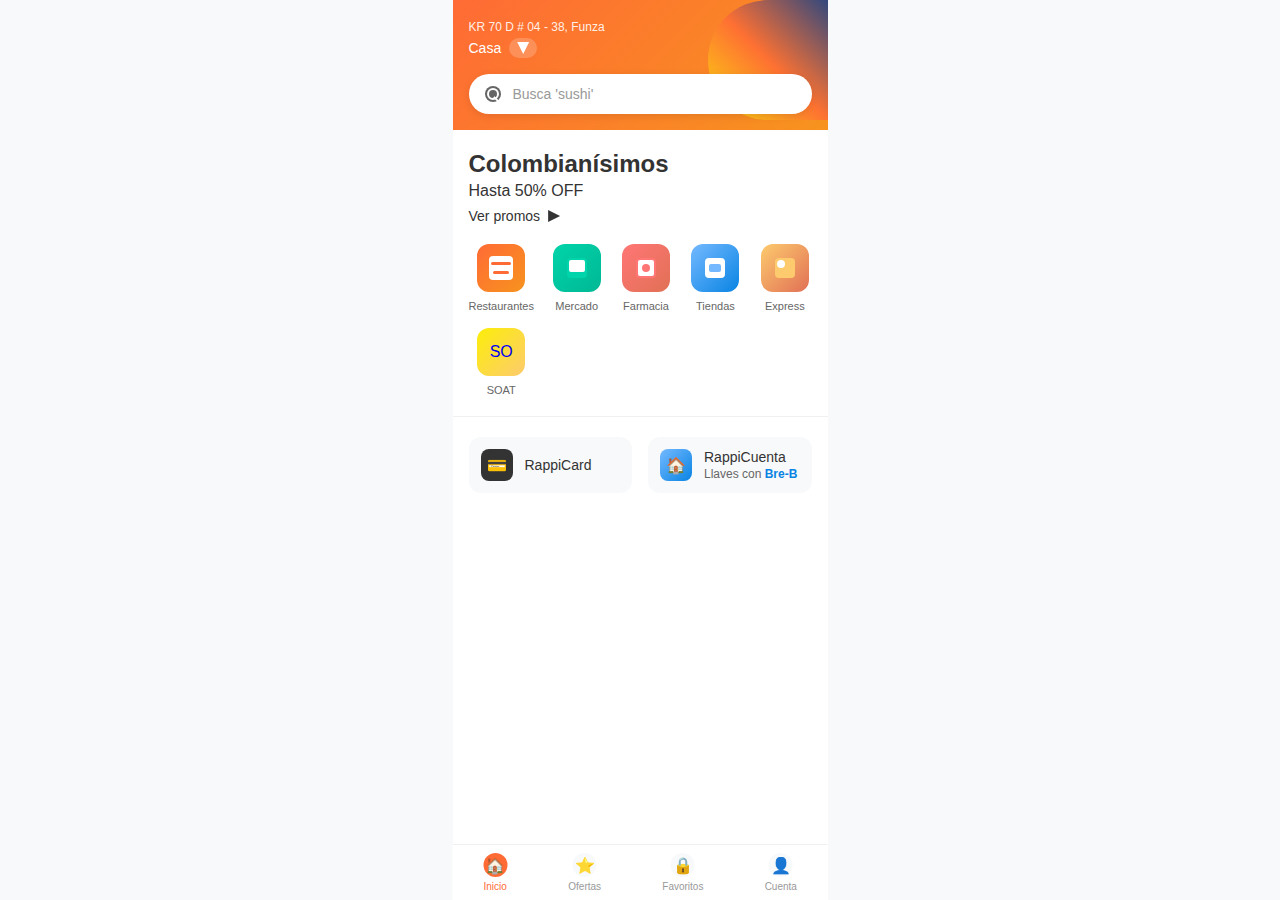
<file: inicio1.html>
<!DOCTYPE html>
<html lang="es">
<head>
  <meta charset="UTF-8">
  <meta name="viewport" content="width=device-width, initial-scale=1.0">
  <title>Rappi - Inicio</title>
  <style>
    * {
      margin: 0;
      padding: 0;
      box-sizing: border-box;
    }

    body {
      font-family: -apple-system, BlinkMacSystemFont, 'Segoe UI', Roboto, sans-serif;
      background-color: #f8f9fa;
      color: #333;
    }

    .app-container {
      max-width: 375px;
      margin: 0 auto;
      background: white;
      min-height: 100vh;
      position: relative;
    }

    /* Header Section */
    .header {
      padding: 20px 16px 16px;
      background: linear-gradient(135deg, #ff6b35, #f7931e);
      position: relative;
      overflow: hidden;
    }

    .location-section {
      display: flex;
      align-items: center;
      margin-bottom: 16px;
    }

    .address {
      font-size: 12px;
      color: rgba(255, 255, 255, 0.9);
      margin-bottom: 4px;
    }

    .location-selector {
      display: flex;
      align-items: center;
      gap: 8px;
    }

    .location-text {
      color: white;
      font-size: 14px;
      font-weight: 500;
    }

    .location-dropdown {
      background: rgba(255, 255, 255, 0.2);
      border-radius: 12px;
      padding: 4px 8px;
      display: flex;
      align-items: center;
      gap: 4px;
    }

    .chevron-down {
      width: 12px;
      height: 12px;
      background: white;
      clip-path: polygon(50% 100%, 0 0, 100% 0);
    }

    .search-bar {
      background: white;
      border-radius: 24px;
      padding: 12px 16px;
      display: flex;
      align-items: center;
      gap: 12px;
      box-shadow: 0 2px 8px rgba(0, 0, 0, 0.1);
      position: relative;
      z-index: 2;
    }

    .search-icon {
      width: 16px;
      height: 16px;
      background: #666;
      border-radius: 50%;
      position: relative;
    }

    .search-icon::before {
      content: '';
      position: absolute;
      width: 8px;
      height: 8px;
      border: 2px solid white;
      border-radius: 50%;
      top: 2px;
      left: 2px;
    }

    .search-icon::after {
      content: '';
      position: absolute;
      width: 6px;
      height: 2px;
      background: white;
      transform: rotate(45deg);
      bottom: 2px;
      right: 2px;
    }

    .search-placeholder {
      color: #999;
      font-size: 14px;
    }

    .accordion-bg {
      position: absolute;
      top: 0;
      right: 0;
      width: 120px;
      height: 120px;
      background: linear-gradient(45deg, #fcee09, #ff6b35, #003893);
      border-radius: 50% 0 0 50%;
      opacity: 0.8;
      z-index: 1;
    }

    /* Promotional Section */
    .promo-section {
      padding: 20px 16px;
      background: white;
    }

    .promo-title {
      font-size: 24px;
      font-weight: bold;
      color: #333;
      margin-bottom: 4px;
    }

    .promo-discount {
      font-size: 16px;
      color: #333;
      margin-bottom: 8px;
    }

    .promo-link {
      display: flex;
      align-items: center;
      gap: 8px;
      color: #333;
      text-decoration: none;
      font-size: 14px;
    }

    .chevron-right {
      width: 12px;
      height: 12px;
      background: #333;
      clip-path: polygon(0 0, 0 100%, 100% 50%);
    }

    /* Categories Grid */
    .categories {
      padding: 0 16px 20px;
      background: white;
    }

    .categories-grid {
      display: grid;
      grid-template-columns: repeat(5, 1fr);
      gap: 16px;
    }

    .category-card {
      display: flex;
      flex-direction: column;
      align-items: center;
      gap: 8px;
      text-decoration: none;
    }

    .category-icon {
      width: 48px;
      height: 48px;
      border-radius: 12px;
      display: flex;
      align-items: center;
      justify-content: center;
      background: #f8f9fa;
      position: relative;
    }

    .category-icon.burger {
      background: linear-gradient(135deg, #ff6b35, #f7931e);
    }

    .category-icon.market {
      background: linear-gradient(135deg, #00d4aa, #00b894);
    }

    .category-icon.pharmacy {
      background: linear-gradient(135deg, #ff7675, #e17055);
    }

    .category-icon.stores {
      background: linear-gradient(135deg, #74b9ff, #0984e3);
    }

    .category-icon.express {
      background: linear-gradient(135deg, #fdcb6e, #e17055);
    }

    .category-icon.soat {
      background: linear-gradient(135deg, #fcee09, #fdcb6e);
    }

    .category-text {
      font-size: 11px;
      text-align: center;
      color: #666;
      font-weight: 500;
    }

    /* Icon Styles */
    .icon-burger {
      width: 24px;
      height: 24px;
      background: white;
      border-radius: 4px;
      position: relative;
    }

    .icon-burger::before {
      content: '';
      position: absolute;
      width: 20px;
      height: 3px;
      background: #ff6b35;
      top: 6px;
      left: 2px;
      border-radius: 2px;
    }

    .icon-burger::after {
      content: '';
      position: absolute;
      width: 16px;
      height: 3px;
      background: #ff6b35;
      bottom: 6px;
      left: 4px;
      border-radius: 2px;
    }

    .icon-market {
      width: 20px;
      height: 20px;
      background: #00d4aa;
      border-radius: 4px;
      position: relative;
    }

    .icon-market::before {
      content: '';
      position: absolute;
      width: 16px;
      height: 12px;
      background: white;
      border-radius: 2px;
      top: 2px;
      left: 2px;
    }

    .icon-pharmacy {
      width: 20px;
      height: 20px;
      background: white;
      border: 2px solid #ff7675;
      border-radius: 4px;
      position: relative;
    }

    .icon-pharmacy::before {
      content: '';
      position: absolute;
      width: 8px;
      height: 8px;
      background: #ff7675;
      border-radius: 50%;
      top: 4px;
      left: 4px;
    }

    .icon-stores {
      width: 20px;
      height: 20px;
      background: white;
      border-radius: 4px;
      position: relative;
    }

    .icon-stores::before {
      content: '';
      position: absolute;
      width: 12px;
      height: 8px;
      background: #74b9ff;
      border-radius: 2px;
      top: 6px;
      left: 4px;
    }

    .icon-express {
      width: 20px;
      height: 20px;
      background: #fdcb6e;
      border-radius: 4px;
      position: relative;
      overflow: hidden;
    }

    .icon-express::before {
      content: '';
      position: absolute;
      width: 8px;
      height: 8px;
      background: white;
      border-radius: 50%;
      top: 2px;
      left: 2px;
    }

    .icon-soat {
      width: 20px;
      height: 20px;
      background: #fcee09;
      clip-path: polygon(50% 0%, 100% 50%, 50% 100%, 0% 50%);
      display: flex;
      align-items: center;
      justify-content: center;
      font-size: 8px;
      font-weight: bold;
      color: #333;
    }

    /* RappiCard Section */
    .rappicard-section {
      padding: 20px 16px;
      background: white;
      border-top: 1px solid #f0f0f0;
    }

    .rappicard-container {
      display: flex;
      gap: 16px;
    }

    .rappicard-item {
      display: flex;
      align-items: center;
      gap: 12px;
      padding: 12px;
      background: #f8f9fa;
      border-radius: 12px;
      flex: 1;
    }

    .rappicard-icon {
      width: 32px;
      height: 32px;
      border-radius: 8px;
      display: flex;
      align-items: center;
      justify-content: center;
    }

    .rappicard-icon.black {
      background: #333;
    }

    .rappicard-icon.house {
      background: linear-gradient(135deg, #74b9ff, #0984e3);
    }

    .rappicard-text {
      font-size: 14px;
      font-weight: 500;
      color: #333;
    }

    .rappicard-subtext {
      font-size: 12px;
      color: #666;
      margin-top: 2px;
    }

    .bre-b {
      color: #0984e3;
      font-weight: 600;
    }

    /* Bottom Navigation */
    .bottom-nav {
      position: fixed;
      bottom: 0;
      left: 50%;
      transform: translateX(-50%);
      width: 100%;
      max-width: 375px;
      background: white;
      border-top: 1px solid #f0f0f0;
      padding: 8px 0;
      display: flex;
      justify-content: space-around;
    }

    .nav-item {
      display: flex;
      flex-direction: column;
      align-items: center;
      gap: 4px;
      text-decoration: none;
      color: #999;
      font-size: 10px;
    }

    .nav-item.active {
      color: #ff6b35;
    }

    .nav-icon {
      width: 24px;
      height: 24px;
      border-radius: 50%;
      display: flex;
      align-items: center;
      justify-content: center;
      font-size: 16px;
    }

    .nav-icon.house {
      background: #ff6b35;
      color: white;
    }

    .nav-icon.star {
      background: #f8f9fa;
      color: #999;
    }

    .nav-icon.lock {
      background: #f8f9fa;
      color: #999;
    }

    .nav-icon.person {
      background: #f8f9fa;
      color: #999;
    }

    /* Add bottom padding to account for fixed nav */
    .app-container {
      padding-bottom: 80px;
    }
  </style>
</head>
<body>
  <div class="app-container">
    <!-- Header Section -->
    <div class="header">
      <div class="accordion-bg"></div>
      <div class="location-section">
        <div>
          <div class="address">KR 70 D # 04  - 38, Funza</div>
          <div class="location-selector">
            <span class="location-text">Casa</span>
            <div class="location-dropdown">
              <div class="chevron-down"></div>
            </div>
          </div>
        </div>
      </div>
      
      <div class="search-bar">
        <div class="search-icon"></div>
        <span class="search-placeholder">Busca 'sushi'</span>
      </div>
    </div>

    <!-- Promotional Section -->
    <div class="promo-section">
      <div class="promo-title">Colombianísimos</div>
      <div class="promo-discount">Hasta 50% OFF</div>
      <a href="inicio2.html" class="promo-link">
        Ver promos
        <div class="chevron-right"></div>
      </a>
    </div>

    <!-- Categories Grid -->
    <div class="categories">
      <div class="categories-grid">
        <a href="inicio2.html" class="category-card">
          <div class="category-icon burger">
            <div class="icon-burger"></div>
          </div>
          <span class="category-text">Restaurantes</span>
        </a>
        
        <a href="inicio2.html" class="category-card">
          <div class="category-icon market">
            <div class="icon-market"></div>
          </div>
          <span class="category-text">Mercado</span>
        </a>
        
        <a href="inicio2.html" class="category-card">
          <div class="category-icon pharmacy">
            <div class="icon-pharmacy"></div>
          </div>
          <span class="category-text">Farmacia</span>
        </a>
        
        <a href="inicio2.html" class="category-card">
          <div class="category-icon stores">
            <div class="icon-stores"></div>
          </div>
          <span class="category-text">Tiendas</span>
        </a>
        
        <a href="inicio2.html" class="category-card">
          <div class="category-icon express">
            <div class="icon-express"></div>
          </div>
          <span class="category-text">Express</span>
        </a>
        
        <a href="inicio2.html" class="category-card">
          <div class="category-icon soat">
            SO
          </div>
          <span class="category-text">SOAT</span>
        </a>
      </div>
    </div>

    <!-- RappiCard Section -->
    <div class="rappicard-section">
      <div class="rappicard-container">
        <div class="rappicard-item">
          <div class="rappicard-icon black">
            💳
          </div>
          <div>
            <div class="rappicard-text">RappiCard</div>
          </div>
        </div>
        
        <div class="rappicard-item">
          <div class="rappicard-icon house">
            🏠
          </div>
          <div>
            <div class="rappicard-text">RappiCuenta</div>
            <div class="rappicard-subtext">Llaves con <span class="bre-b">Bre-B</span></div>
          </div>
        </div>
      </div>
    </div>

    <!-- Bottom Navigation -->
    <div class="bottom-nav">
      <a href="inicio1.html" class="nav-item active">
        <div class="nav-icon house">🏠</div>
        <span>Inicio</span>
      </a>
      
      <a href="inicio2.html" class="nav-item">
        <div class="nav-icon star">⭐</div>
        <span>Ofertas</span>
      </a>
      
      <a href="inicio2.html" class="nav-item">
        <div class="nav-icon lock">🔒</div>
        <span>Favoritos</span>
      </a>
      
      <a href="inicio2.html" class="nav-item">
        <div class="nav-icon person">👤</div>
        <span>Cuenta</span>
      </a>
    </div>
  </div>
</body>
</html>
</file>
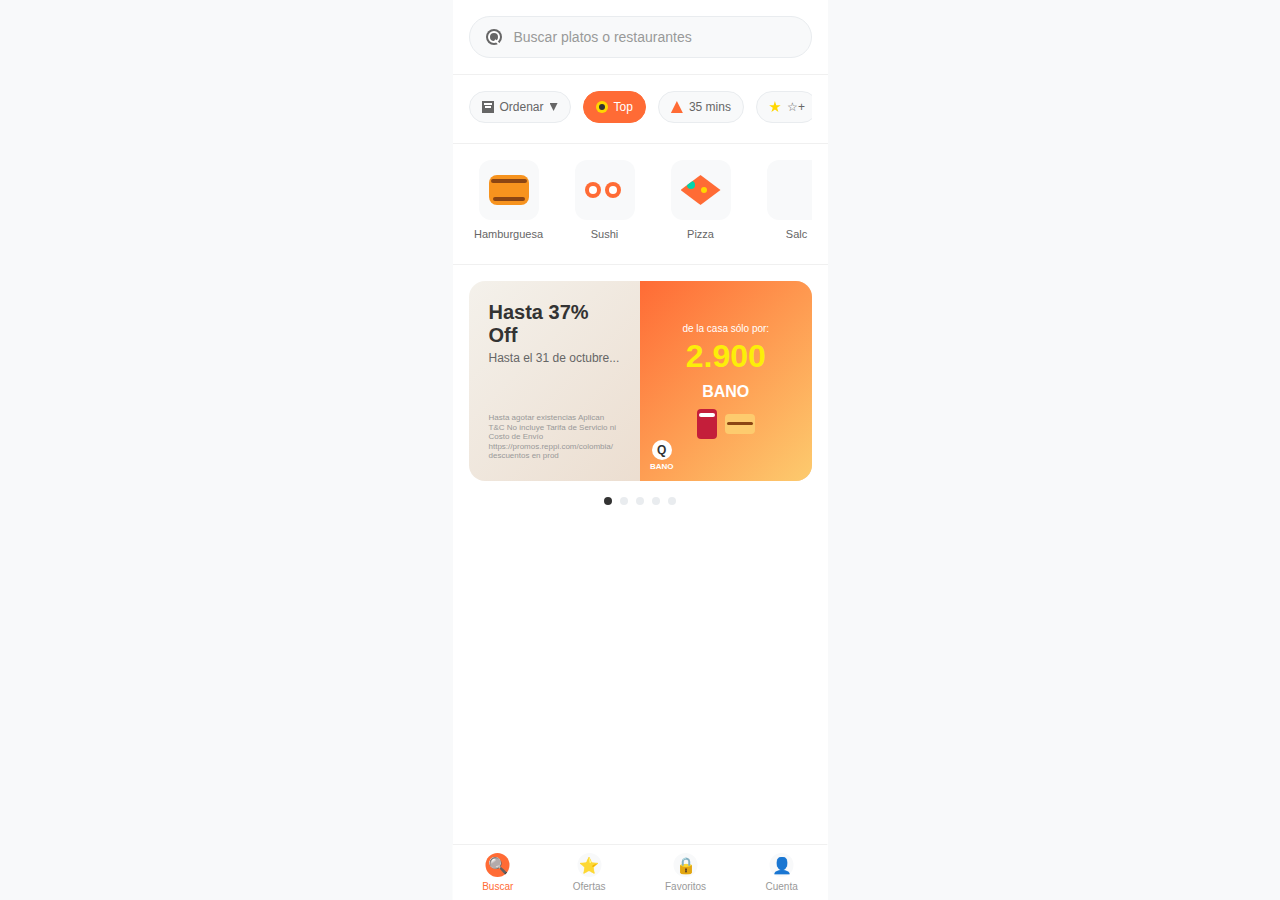
<file: inicio2.html>
<!DOCTYPE html>
<html lang="es">
<head>
  <meta charset="UTF-8">
  <meta name="viewport" content="width=device-width, initial-scale=1.0">
  <title>Rappi - Búsqueda</title>
  <style>
    * {
      margin: 0;
      padding: 0;
      box-sizing: border-box;
    }

    body {
      font-family: -apple-system, BlinkMacSystemFont, 'Segoe UI', Roboto, sans-serif;
      background-color: #f8f9fa;
      color: #333;
    }

    .app-container {
      max-width: 375px;
      margin: 0 auto;
      background: white;
      min-height: 100vh;
      position: relative;
    }

    /* Search Bar */
    .search-section {
      padding: 16px;
      background: white;
      border-bottom: 1px solid #f0f0f0;
    }

    .search-bar {
      background: #f8f9fa;
      border-radius: 24px;
      padding: 12px 16px;
      display: flex;
      align-items: center;
      gap: 12px;
      border: 1px solid #e9ecef;
    }

    .search-icon {
      width: 16px;
      height: 16px;
      background: #666;
      border-radius: 50%;
      position: relative;
    }

    .search-icon::before {
      content: '';
      position: absolute;
      width: 8px;
      height: 8px;
      border: 2px solid white;
      border-radius: 50%;
      top: 2px;
      left: 2px;
    }

    .search-icon::after {
      content: '';
      position: absolute;
      width: 6px;
      height: 2px;
      background: white;
      transform: rotate(45deg);
      bottom: 2px;
      right: 2px;
    }

    .search-placeholder {
      color: #999;
      font-size: 14px;
    }

    /* Filter Options */
    .filter-section {
      padding: 16px;
      background: white;
      border-bottom: 1px solid #f0f0f0;
    }

    .filter-row {
      display: flex;
      gap: 12px;
      overflow-x: auto;
      padding-bottom: 4px;
    }

    .filter-chip {
      display: flex;
      align-items: center;
      gap: 6px;
      padding: 8px 12px;
      background: #f8f9fa;
      border-radius: 16px;
      border: 1px solid #e9ecef;
      white-space: nowrap;
      font-size: 12px;
      color: #666;
    }

    .filter-chip.active {
      background: #ff6b35;
      color: white;
      border-color: #ff6b35;
    }

    .filter-icon {
      width: 12px;
      height: 12px;
    }

    .filter-icon.sort {
      background: #666;
      position: relative;
    }

    .filter-icon.sort::before {
      content: '';
      position: absolute;
      width: 8px;
      height: 2px;
      background: white;
      top: 2px;
      left: 2px;
    }

    .filter-icon.sort::after {
      content: '';
      position: absolute;
      width: 6px;
      height: 2px;
      background: white;
      top: 5px;
      left: 3px;
    }

    .filter-icon.trophy {
      background: #ffd700;
      border-radius: 50%;
      position: relative;
    }

    .filter-icon.trophy::before {
      content: '';
      position: absolute;
      width: 6px;
      height: 6px;
      background: #333;
      border-radius: 50%;
      top: 3px;
      left: 3px;
    }

    .filter-icon.lightning {
      background: #ff6b35;
      clip-path: polygon(50% 0%, 0% 100%, 100% 100%);
    }

    .filter-icon.star {
      background: #ffd700;
      clip-path: polygon(50% 0%, 61% 35%, 98% 35%, 68% 57%, 79% 91%, 50% 70%, 21% 91%, 32% 57%, 2% 35%, 39% 35%);
    }

    .chevron-down {
      width: 8px;
      height: 8px;
      background: #666;
      clip-path: polygon(50% 100%, 0 0, 100% 0);
    }

    /* Food Categories */
    .categories-section {
      padding: 16px;
      background: white;
      border-bottom: 1px solid #f0f0f0;
    }

    .categories-row {
      display: flex;
      gap: 16px;
      overflow-x: auto;
      padding-bottom: 8px;
    }

    .category-item {
      display: flex;
      flex-direction: column;
      align-items: center;
      gap: 8px;
      min-width: 80px;
      text-decoration: none;
      color: inherit;
    }

    .category-image {
      width: 60px;
      height: 60px;
      border-radius: 12px;
      display: flex;
      align-items: center;
      justify-content: center;
      background: #f8f9fa;
      position: relative;
      overflow: hidden;
    }

    .category-text {
      font-size: 11px;
      text-align: center;
      color: #666;
      font-weight: 500;
    }

    /* Food Icons */
    .food-hamburger {
      width: 40px;
      height: 30px;
      background: #f7931e;
      border-radius: 8px;
      position: relative;
    }

    .food-hamburger::before {
      content: '';
      position: absolute;
      width: 36px;
      height: 4px;
      background: #8b4513;
      border-radius: 2px;
      top: 4px;
      left: 2px;
    }

    .food-hamburger::after {
      content: '';
      position: absolute;
      width: 32px;
      height: 4px;
      background: #8b4513;
      border-radius: 2px;
      bottom: 4px;
      left: 4px;
    }

    .food-sushi {
      width: 40px;
      height: 30px;
      display: flex;
      gap: 4px;
      align-items: center;
    }

    .sushi-roll {
      width: 16px;
      height: 16px;
      background: #ff6b35;
      border-radius: 50%;
      position: relative;
    }

    .sushi-roll::before {
      content: '';
      position: absolute;
      width: 8px;
      height: 8px;
      background: white;
      border-radius: 50%;
      top: 4px;
      left: 4px;
    }

    .food-pizza {
      width: 40px;
      height: 30px;
      background: #ff6b35;
      border-radius: 50%;
      position: relative;
      clip-path: polygon(50% 0%, 100% 50%, 50% 100%, 0% 50%);
    }

    .food-pizza::before {
      content: '';
      position: absolute;
      width: 8px;
      height: 8px;
      background: #00d4aa;
      border-radius: 50%;
      top: 6px;
      left: 6px;
    }

    .food-pizza::after {
      content: '';
      position: absolute;
      width: 6px;
      height: 6px;
      background: #ffd700;
      border-radius: 50%;
      top: 12px;
      left: 20px;
    }

    /* Promotional Banner */
    .promo-section {
      padding: 16px;
      background: white;
    }

    .promo-banner {
      background: linear-gradient(135deg, #f4f1eb, #e8d5c4);
      border-radius: 16px;
      overflow: hidden;
      position: relative;
      height: 200px;
    }

    .promo-left {
      position: absolute;
      left: 0;
      top: 0;
      width: 50%;
      height: 100%;
      padding: 20px;
      display: flex;
      flex-direction: column;
      justify-content: space-between;
    }

    .promo-right {
      position: absolute;
      right: 0;
      top: 0;
      width: 50%;
      height: 100%;
      background: linear-gradient(135deg, #ff6b35, #fdcb6e);
      padding: 20px;
      display: flex;
      flex-direction: column;
      align-items: center;
      justify-content: center;
    }

    .promo-title {
      font-size: 20px;
      font-weight: bold;
      color: #333;
      margin-bottom: 4px;
    }

    .promo-subtitle {
      font-size: 12px;
      color: #666;
      margin-bottom: 8px;
    }

    .promo-terms {
      font-size: 8px;
      color: #999;
      line-height: 1.2;
    }

    .promo-price-label {
      font-size: 10px;
      color: white;
      margin-bottom: 4px;
    }

    .promo-price {
      font-size: 32px;
      font-weight: bold;
      color: #fcee09;
      margin-bottom: 8px;
    }

    .promo-brand {
      font-size: 16px;
      font-weight: bold;
      color: white;
      margin-bottom: 8px;
    }

    .promo-products {
      display: flex;
      gap: 8px;
      align-items: center;
    }

    .product-cola {
      width: 20px;
      height: 30px;
      background: #c41e3a;
      border-radius: 4px;
      position: relative;
    }

    .product-cola::before {
      content: '';
      position: absolute;
      width: 16px;
      height: 4px;
      background: white;
      border-radius: 2px;
      top: 4px;
      left: 2px;
    }

    .product-sandwich {
      width: 30px;
      height: 20px;
      background: #fdcb6e;
      border-radius: 4px;
      position: relative;
    }

    .product-sandwich::before {
      content: '';
      position: absolute;
      width: 26px;
      height: 3px;
      background: #8b4513;
      border-radius: 2px;
      top: 8px;
      left: 2px;
    }

    .brand-logo {
      position: absolute;
      bottom: 10px;
      left: 10px;
      display: flex;
      flex-direction: column;
      align-items: center;
      gap: 2px;
    }

    .logo-q {
      width: 20px;
      height: 20px;
      background: white;
      border-radius: 50%;
      display: flex;
      align-items: center;
      justify-content: center;
      font-weight: bold;
      color: #333;
      font-size: 12px;
    }

    .logo-text {
      font-size: 8px;
      color: white;
      font-weight: bold;
    }

    /* Carousel Indicators */
    .carousel-indicators {
      display: flex;
      justify-content: center;
      gap: 8px;
      margin-top: 16px;
    }

    .indicator {
      width: 8px;
      height: 8px;
      border-radius: 50%;
      background: #e9ecef;
    }

    .indicator.active {
      background: #333;
    }

    /* Bottom Navigation */
    .bottom-nav {
      position: fixed;
      bottom: 0;
      left: 50%;
      transform: translateX(-50%);
      width: 100%;
      max-width: 375px;
      background: white;
      border-top: 1px solid #f0f0f0;
      padding: 8px 0;
      display: flex;
      justify-content: space-around;
    }

    .nav-item {
      display: flex;
      flex-direction: column;
      align-items: center;
      gap: 4px;
      text-decoration: none;
      color: #999;
      font-size: 10px;
    }

    .nav-item.active {
      color: #ff6b35;
    }

    .nav-icon {
      width: 24px;
      height: 24px;
      border-radius: 50%;
      display: flex;
      align-items: center;
      justify-content: center;
      font-size: 16px;
    }

    .nav-icon.search {
      background: #ff6b35;
      color: white;
    }

    .nav-icon.star {
      background: #f8f9fa;
      color: #999;
    }

    .nav-icon.lock {
      background: #f8f9fa;
      color: #999;
    }

    .nav-icon.person {
      background: #f8f9fa;
      color: #999;
    }

    /* Add bottom padding to account for fixed nav */
    .app-container {
      padding-bottom: 80px;
    }
  </style>
</head>
<body>
  <div class="app-container">
    <!-- Search Section -->
    <div class="search-section">
      <div class="search-bar">
        <div class="search-icon"></div>
        <span class="search-placeholder">Buscar platos o restaurantes</span>
      </div>
    </div>

    <!-- Filter Section -->
    <div class="filter-section">
      <div class="filter-row">
        <div class="filter-chip">
          <div class="filter-icon sort"></div>
          <span>Ordenar</span>
          <div class="chevron-down"></div>
        </div>
        
        <div class="filter-chip active">
          <div class="filter-icon trophy"></div>
          <span>Top</span>
        </div>
        
        <div class="filter-chip">
          <div class="filter-icon lightning"></div>
          <span>35 mins</span>
        </div>
        
        <div class="filter-chip">
          <div class="filter-icon star"></div>
          <span>☆+</span>
        </div>
      </div>
    </div>

    <!-- Food Categories -->
    <div class="categories-section">
      <div class="categories-row">
        <a href="inicio3.html" class="category-item">
          <div class="category-image">
            <div class="food-hamburger"></div>
          </div>
          <span class="category-text">Hamburguesa</span>
        </a>
        
        <a href="inicio3.html" class="category-item">
          <div class="category-image">
            <div class="food-sushi">
              <div class="sushi-roll"></div>
              <div class="sushi-roll"></div>
            </div>
          </div>
          <span class="category-text">Sushi</span>
        </a>
        
        <a href="inicio3.html" class="category-item">
          <div class="category-image">
            <div class="food-pizza"></div>
          </div>
          <span class="category-text">Pizza</span>
        </a>
        
        <a href="inicio3.html" class="category-item">
          <div class="category-image">
            <!-- Placeholder for Salc -->
          </div>
          <span class="category-text">Salc</span>
        </a>
      </div>
    </div>

    <!-- Promotional Banner -->
    <div class="promo-section">
      <div class="promo-banner">
        <div class="promo-left">
          <div>
            <div class="promo-title">Hasta 37% Off</div>
            <div class="promo-subtitle">Hasta el 31 de octubre...</div>
          </div>
          <div class="promo-terms">
            Hasta agotar existencias Aplican T&C No incluye Tarifa de Servicio ni Costo de Envío https://promos.reppi.com/colombia/ descuentos en prod
          </div>
        </div>
        
        <div class="promo-right">
          <div class="promo-price-label">de la casa sólo por:</div>
          <div class="promo-price">2.900</div>
          <div class="promo-brand">BANO</div>
          <div class="promo-products">
            <div class="product-cola"></div>
            <div class="product-sandwich"></div>
          </div>
          <div class="brand-logo">
            <div class="logo-q">Q</div>
            <div class="logo-text">BANO</div>
          </div>
        </div>
      </div>
      
      <!-- Carousel Indicators -->
      <div class="carousel-indicators">
        <div class="indicator active"></div>
        <div class="indicator"></div>
        <div class="indicator"></div>
        <div class="indicator"></div>
        <div class="indicator"></div>
      </div>
    </div>

    <!-- Bottom Navigation -->
    <div class="bottom-nav">
      <a href="inicio2.html" class="nav-item active">
        <div class="nav-icon search">🔍</div>
        <span>Buscar</span>
      </a>
      
      <a href="inicio3.html" class="nav-item">
        <div class="nav-icon star">⭐</div>
        <span>Ofertas</span>
      </a>
      
      <a href="inicio3.html" class="nav-item">
        <div class="nav-icon lock">🔒</div>
        <span>Favoritos</span>
      </a>
      
      <a href="inicio3.html" class="nav-item">
        <div class="nav-icon person">👤</div>
        <span>Cuenta</span>
      </a>
    </div>
  </div>
</body>
</html>
</file>
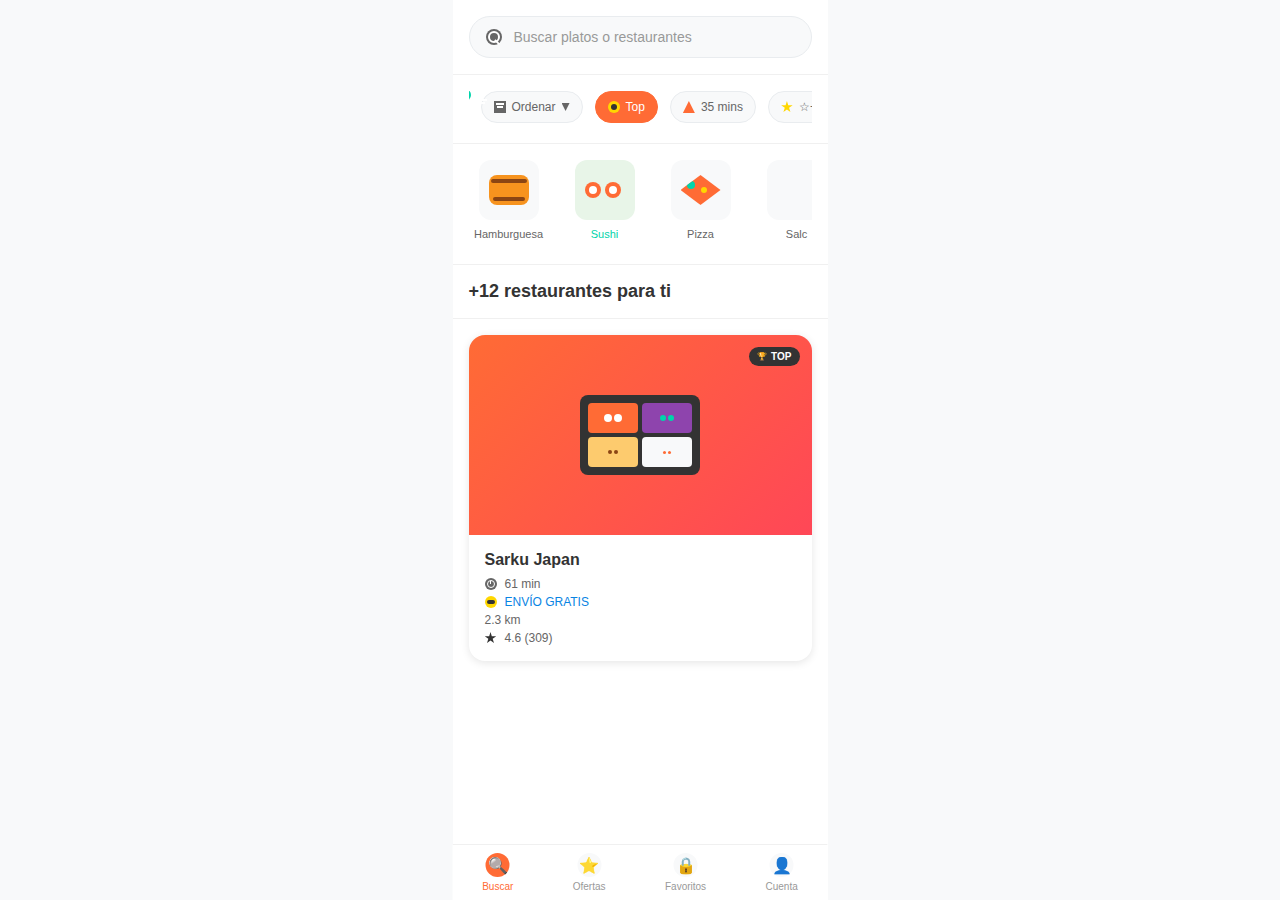
<file: inicio3.html>
<!DOCTYPE html>
<html lang="es">
<head>
  <meta charset="UTF-8">
  <meta name="viewport" content="width=device-width, initial-scale=1.0">
  <title>Rappi - Restaurantes</title>
  <style>
    * {
      margin: 0;
      padding: 0;
      box-sizing: border-box;
    }

    body {
      font-family: -apple-system, BlinkMacSystemFont, 'Segoe UI', Roboto, sans-serif;
      background-color: #f8f9fa;
      color: #333;
    }

    .app-container {
      max-width: 375px;
      margin: 0 auto;
      background: white;
      min-height: 100vh;
      position: relative;
    }

    /* Search Bar */
    .search-section {
      padding: 16px;
      background: white;
      border-bottom: 1px solid #f0f0f0;
    }

    .search-bar {
      background: #f8f9fa;
      border-radius: 24px;
      padding: 12px 16px;
      display: flex;
      align-items: center;
      gap: 12px;
      border: 1px solid #e9ecef;
    }

    .search-icon {
      width: 16px;
      height: 16px;
      background: #666;
      border-radius: 50%;
      position: relative;
    }

    .search-icon::before {
      content: '';
      position: absolute;
      width: 8px;
      height: 8px;
      border: 2px solid white;
      border-radius: 50%;
      top: 2px;
      left: 2px;
    }

    .search-icon::after {
      content: '';
      position: absolute;
      width: 6px;
      height: 2px;
      background: white;
      transform: rotate(45deg);
      bottom: 2px;
      right: 2px;
    }

    .search-placeholder {
      color: #999;
      font-size: 14px;
    }

    /* Filter Options */
    .filter-section {
      padding: 16px;
      background: white;
      border-bottom: 1px solid #f0f0f0;
    }

    .filter-row {
      display: flex;
      gap: 12px;
      overflow-x: auto;
      padding-bottom: 4px;
    }

    .filter-chip {
      display: flex;
      align-items: center;
      gap: 6px;
      padding: 8px 12px;
      background: #f8f9fa;
      border-radius: 16px;
      border: 1px solid #e9ecef;
      white-space: nowrap;
      font-size: 12px;
      color: #666;
    }

    .filter-chip.active {
      background: #ff6b35;
      color: white;
      border-color: #ff6b35;
    }

    .filter-icon {
      width: 12px;
      height: 12px;
    }

    .filter-icon.sort {
      background: #666;
      position: relative;
    }

    .filter-icon.sort::before {
      content: '';
      position: absolute;
      width: 8px;
      height: 2px;
      background: white;
      top: 2px;
      left: 2px;
    }

    .filter-icon.sort::after {
      content: '';
      position: absolute;
      width: 6px;
      height: 2px;
      background: white;
      top: 5px;
      left: 3px;
    }

    .filter-icon.trophy {
      background: #ffd700;
      border-radius: 50%;
      position: relative;
    }

    .filter-icon.trophy::before {
      content: '';
      position: absolute;
      width: 6px;
      height: 6px;
      background: #333;
      border-radius: 50%;
      top: 3px;
      left: 3px;
    }

    .filter-icon.lightning {
      background: #ff6b35;
      clip-path: polygon(50% 0%, 0% 100%, 100% 100%);
    }

    .filter-icon.star {
      background: #ffd700;
      clip-path: polygon(50% 0%, 61% 35%, 98% 35%, 68% 57%, 79% 91%, 50% 70%, 21% 91%, 32% 57%, 2% 35%, 39% 35%);
    }

    .notification-icon {
      width: 24px;
      height: 24px;
      background: #333;
      border-radius: 50%;
      position: relative;
      display: flex;
      align-items: center;
      justify-content: center;
    }

    .notification-icon::before {
      content: '';
      position: absolute;
      width: 12px;
      height: 2px;
      background: white;
      top: 8px;
      left: 6px;
    }

    .notification-icon::after {
      content: '';
      position: absolute;
      width: 8px;
      height: 2px;
      background: white;
      top: 11px;
      left: 8px;
    }

    .notification-badge {
      position: absolute;
      top: -2px;
      right: -2px;
      width: 12px;
      height: 12px;
      background: #00d4aa;
      border-radius: 50%;
      display: flex;
      align-items: center;
      justify-content: center;
      font-size: 8px;
      color: white;
      font-weight: bold;
    }

    .chevron-down {
      width: 8px;
      height: 8px;
      background: #666;
      clip-path: polygon(50% 100%, 0 0, 100% 0);
    }

    /* Food Categories */
    .categories-section {
      padding: 16px;
      background: white;
      border-bottom: 1px solid #f0f0f0;
    }

    .categories-row {
      display: flex;
      gap: 16px;
      overflow-x: auto;
      padding-bottom: 8px;
    }

    .category-item {
      display: flex;
      flex-direction: column;
      align-items: center;
      gap: 8px;
      min-width: 80px;
      text-decoration: none;
      color: inherit;
    }

    .category-image {
      width: 60px;
      height: 60px;
      border-radius: 12px;
      display: flex;
      align-items: center;
      justify-content: center;
      background: #f8f9fa;
      position: relative;
      overflow: hidden;
    }

    .category-image.sushi {
      background: #e8f5e8;
    }

    .category-text {
      font-size: 11px;
      text-align: center;
      color: #666;
      font-weight: 500;
    }

    .category-text.active {
      color: #00d4aa;
    }

    /* Food Icons */
    .food-hamburger {
      width: 40px;
      height: 30px;
      background: #f7931e;
      border-radius: 8px;
      position: relative;
    }

    .food-hamburger::before {
      content: '';
      position: absolute;
      width: 36px;
      height: 4px;
      background: #8b4513;
      border-radius: 2px;
      top: 4px;
      left: 2px;
    }

    .food-hamburger::after {
      content: '';
      position: absolute;
      width: 32px;
      height: 4px;
      background: #8b4513;
      border-radius: 2px;
      bottom: 4px;
      left: 4px;
    }

    .food-sushi {
      width: 40px;
      height: 30px;
      display: flex;
      gap: 4px;
      align-items: center;
    }

    .sushi-roll {
      width: 16px;
      height: 16px;
      background: #ff6b35;
      border-radius: 50%;
      position: relative;
    }

    .sushi-roll::before {
      content: '';
      position: absolute;
      width: 8px;
      height: 8px;
      background: white;
      border-radius: 50%;
      top: 4px;
      left: 4px;
    }

    .food-pizza {
      width: 40px;
      height: 30px;
      background: #ff6b35;
      border-radius: 50%;
      position: relative;
      clip-path: polygon(50% 0%, 100% 50%, 50% 100%, 0% 50%);
    }

    .food-pizza::before {
      content: '';
      position: absolute;
      width: 8px;
      height: 8px;
      background: #00d4aa;
      border-radius: 50%;
      top: 6px;
      left: 6px;
    }

    .food-pizza::after {
      content: '';
      position: absolute;
      width: 6px;
      height: 6px;
      background: #ffd700;
      border-radius: 50%;
      top: 12px;
      left: 20px;
    }

    /* Restaurant Header */
    .restaurant-header {
      padding: 16px;
      background: white;
      border-bottom: 1px solid #f0f0f0;
    }

    .restaurant-title {
      font-size: 18px;
      font-weight: bold;
      color: #333;
    }

    /* Restaurant Card */
    .restaurant-section {
      padding: 16px;
      background: white;
    }

    .restaurant-card {
      background: white;
      border-radius: 16px;
      overflow: hidden;
      box-shadow: 0 2px 8px rgba(0, 0, 0, 0.1);
      margin-bottom: 16px;
      text-decoration: none;
      color: inherit;
      display: block;
    }

    .restaurant-image {
      position: relative;
      height: 200px;
      background: linear-gradient(135deg, #ff6b35, #ff4757);
      display: flex;
      align-items: center;
      justify-content: center;
    }

    .bento-container {
      width: 120px;
      height: 80px;
      background: #333;
      border-radius: 8px;
      display: grid;
      grid-template-columns: 1fr 1fr;
      grid-template-rows: 1fr 1fr;
      gap: 4px;
      padding: 8px;
    }

    .bento-compartment {
      border-radius: 4px;
      position: relative;
    }

    .bento-sushi {
      background: #ff6b35;
      display: flex;
      align-items: center;
      justify-content: center;
      gap: 2px;
    }

    .bento-sushi-item {
      width: 8px;
      height: 8px;
      background: white;
      border-radius: 50%;
    }

    .bento-salad {
      background: #8e44ad;
      display: flex;
      align-items: center;
      justify-content: center;
    }

    .bento-salad-item {
      width: 6px;
      height: 6px;
      background: #00d4aa;
      border-radius: 50%;
      margin: 1px;
    }

    .bento-tempura {
      background: #fdcb6e;
      display: flex;
      align-items: center;
      justify-content: center;
    }

    .bento-tempura-item {
      width: 4px;
      height: 4px;
      background: #8b4513;
      border-radius: 50%;
      margin: 1px;
    }

    .bento-rice {
      background: #f8f9fa;
      display: flex;
      align-items: center;
      justify-content: center;
    }

    .bento-rice-item {
      width: 3px;
      height: 3px;
      background: #ff6b35;
      border-radius: 50%;
      margin: 1px;
    }

    .top-badge {
      position: absolute;
      top: 12px;
      right: 12px;
      background: #333;
      color: white;
      padding: 4px 8px;
      border-radius: 12px;
      font-size: 10px;
      font-weight: bold;
      display: flex;
      align-items: center;
      gap: 4px;
    }

    .top-badge::before {
      content: '🏆';
      font-size: 8px;
    }

    .restaurant-info {
      padding: 16px;
    }

    .restaurant-name {
      font-size: 16px;
      font-weight: bold;
      color: #333;
      margin-bottom: 8px;
    }

    .restaurant-details {
      display: flex;
      flex-direction: column;
      gap: 4px;
    }

    .detail-row {
      display: flex;
      align-items: center;
      gap: 8px;
      font-size: 12px;
      color: #666;
    }

    .detail-icon {
      width: 12px;
      height: 12px;
    }

    .detail-icon.clock {
      background: #666;
      border-radius: 50%;
      position: relative;
    }

    .detail-icon.clock::before {
      content: '';
      position: absolute;
      width: 6px;
      height: 6px;
      border: 1px solid white;
      border-radius: 50%;
      top: 2px;
      left: 2px;
    }

    .detail-icon.clock::after {
      content: '';
      position: absolute;
      width: 1px;
      height: 3px;
      background: white;
      top: 3px;
      left: 5.5px;
    }

    .detail-icon.delivery {
      background: #ffd700;
      border-radius: 50%;
      position: relative;
    }

    .detail-icon.delivery::before {
      content: '';
      position: absolute;
      width: 8px;
      height: 4px;
      background: #333;
      border-radius: 2px;
      top: 4px;
      left: 2px;
    }

    .detail-icon.star {
      background: #333;
      clip-path: polygon(50% 0%, 61% 35%, 98% 35%, 68% 57%, 79% 91%, 50% 70%, 21% 91%, 32% 57%, 2% 35%, 39% 35%);
    }

    .free-delivery {
      color: #0984e3;
      font-weight: 500;
    }

    /* Bottom Navigation */
    .bottom-nav {
      position: fixed;
      bottom: 0;
      left: 50%;
      transform: translateX(-50%);
      width: 100%;
      max-width: 375px;
      background: white;
      border-top: 1px solid #f0f0f0;
      padding: 8px 0;
      display: flex;
      justify-content: space-around;
    }

    .nav-item {
      display: flex;
      flex-direction: column;
      align-items: center;
      gap: 4px;
      text-decoration: none;
      color: #999;
      font-size: 10px;
    }

    .nav-item.active {
      color: #ff6b35;
    }

    .nav-icon {
      width: 24px;
      height: 24px;
      border-radius: 50%;
      display: flex;
      align-items: center;
      justify-content: center;
      font-size: 16px;
    }

    .nav-icon.search {
      background: #ff6b35;
      color: white;
    }

    .nav-icon.star {
      background: #f8f9fa;
      color: #999;
    }

    .nav-icon.lock {
      background: #f8f9fa;
      color: #999;
    }

    .nav-icon.person {
      background: #f8f9fa;
      color: #999;
    }

    /* Add bottom padding to account for fixed nav */
    .app-container {
      padding-bottom: 80px;
    }
  </style>
</head>
<body>
  <div class="app-container">
    <!-- Search Section -->
    <div class="search-section">
      <div class="search-bar">
        <div class="search-icon"></div>
        <span class="search-placeholder">Buscar platos o restaurantes</span>
      </div>
    </div>

    <!-- Filter Section -->
    <div class="filter-section">
      <div class="filter-row">
        <div class="notification-icon">
          <div class="notification-badge">1</div>
        </div>
        
        <div class="filter-chip">
          <div class="filter-icon sort"></div>
          <span>Ordenar</span>
          <div class="chevron-down"></div>
        </div>
        
        <div class="filter-chip active">
          <div class="filter-icon trophy"></div>
          <span>Top</span>
        </div>
        
        <div class="filter-chip">
          <div class="filter-icon lightning"></div>
          <span>35 mins</span>
        </div>
        
        <div class="filter-chip">
          <div class="filter-icon star"></div>
          <span>☆+</span>
        </div>
      </div>
    </div>

    <!-- Food Categories -->
    <div class="categories-section">
      <div class="categories-row">
        <a href="inicio4.html" class="category-item">
          <div class="category-image">
            <div class="food-hamburger"></div>
          </div>
          <span class="category-text">Hamburguesa</span>
        </a>
        
        <a href="inicio4.html" class="category-item">
          <div class="category-image sushi">
            <div class="food-sushi">
              <div class="sushi-roll"></div>
              <div class="sushi-roll"></div>
            </div>
          </div>
          <span class="category-text active">Sushi</span>
        </a>
        
        <a href="inicio4.html" class="category-item">
          <div class="category-image">
            <div class="food-pizza"></div>
          </div>
          <span class="category-text">Pizza</span>
        </a>
        
        <a href="inicio4.html" class="category-item">
          <div class="category-image">
            <!-- Placeholder for Salc -->
          </div>
          <span class="category-text">Salc</span>
        </a>
      </div>
    </div>

    <!-- Restaurant Header -->
    <div class="restaurant-header">
      <div class="restaurant-title">+12 restaurantes para ti</div>
    </div>

    <!-- Restaurant Card -->
    <div class="restaurant-section">
      <a href="inicio4.html" class="restaurant-card">
        <div class="restaurant-image">
          <div class="bento-container">
            <div class="bento-compartment bento-sushi">
              <div class="bento-sushi-item"></div>
              <div class="bento-sushi-item"></div>
            </div>
            <div class="bento-compartment bento-salad">
              <div class="bento-salad-item"></div>
              <div class="bento-salad-item"></div>
            </div>
            <div class="bento-compartment bento-tempura">
              <div class="bento-tempura-item"></div>
              <div class="bento-tempura-item"></div>
            </div>
            <div class="bento-compartment bento-rice">
              <div class="bento-rice-item"></div>
              <div class="bento-rice-item"></div>
            </div>
          </div>
          
          <div class="top-badge">TOP</div>
        </div>
        
        <div class="restaurant-info">
          <div class="restaurant-name">Sarku Japan</div>
          <div class="restaurant-details">
            <div class="detail-row">
              <div class="detail-icon clock"></div>
              <span>61 min</span>
            </div>
            <div class="detail-row">
              <div class="detail-icon delivery"></div>
              <span class="free-delivery">ENVÍO GRATIS</span>
            </div>
            <div class="detail-row">
              <span>2.3 km</span>
            </div>
            <div class="detail-row">
              <div class="detail-icon star"></div>
              <span>4.6 (309)</span>
            </div>
          </div>
        </div>
      </a>
    </div>

    <!-- Bottom Navigation -->
    <div class="bottom-nav">
      <a href="inicio3.html" class="nav-item active">
        <div class="nav-icon search">🔍</div>
        <span>Buscar</span>
      </a>
      
      <a href="inicio4.html" class="nav-item">
        <div class="nav-icon star">⭐</div>
        <span>Ofertas</span>
      </a>
      
      <a href="inicio4.html" class="nav-item">
        <div class="nav-icon lock">🔒</div>
        <span>Favoritos</span>
      </a>
      
      <a href="inicio4.html" class="nav-item">
        <div class="nav-icon person">👤</div>
        <span>Cuenta</span>
      </a>
    </div>
  </div>
</body>
</html>
</file>
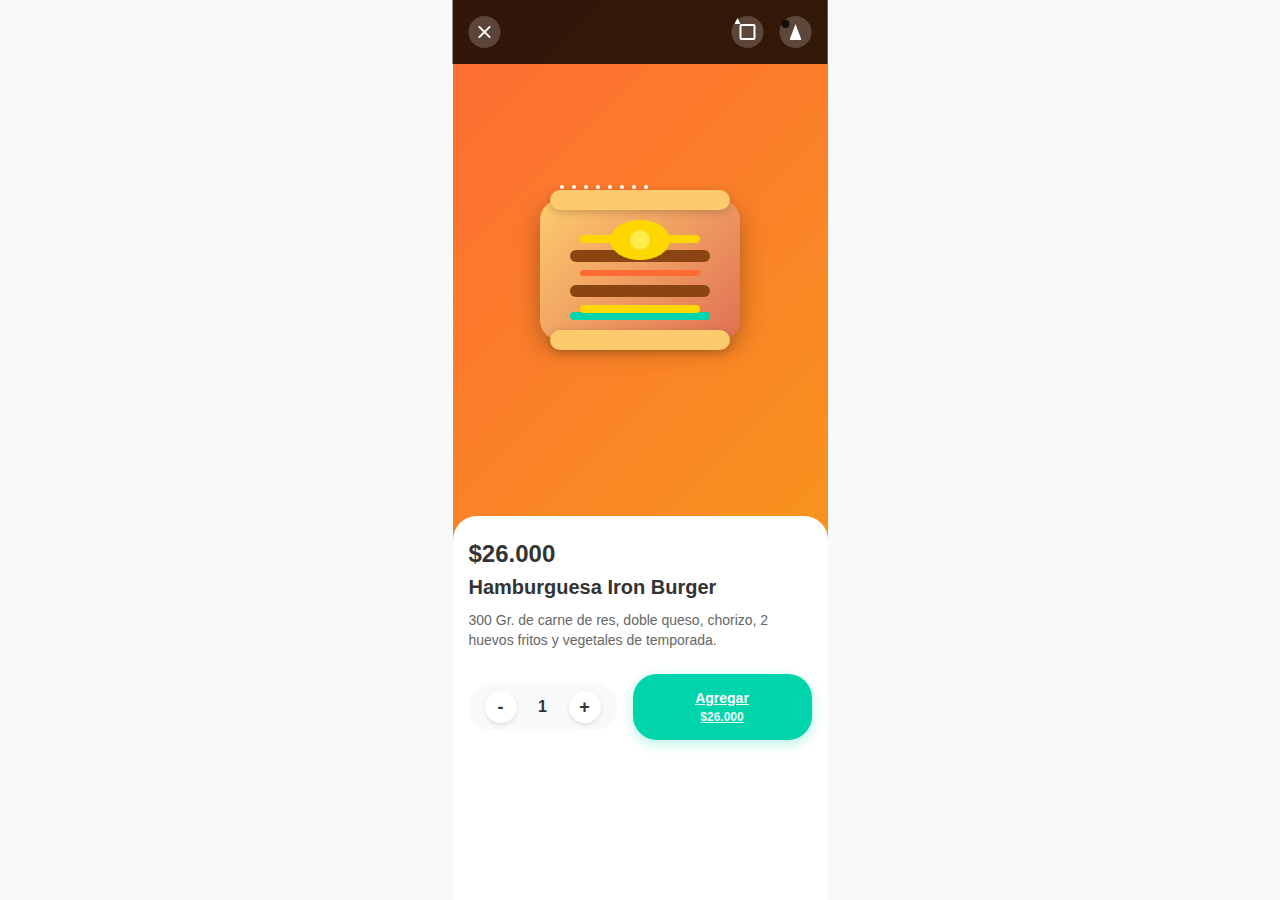
<file: inicio4.html>
<!DOCTYPE html>
<html lang="es">
<head>
  <meta charset="UTF-8">
  <meta name="viewport" content="width=device-width, initial-scale=1.0">
  <title>Rappi - Detalle del Producto</title>
  <style>
    * {
      margin: 0;
      padding: 0;
      box-sizing: border-box;
    }

    body {
      font-family: -apple-system, BlinkMacSystemFont, 'Segoe UI', Roboto, sans-serif;
      background-color: #f8f9fa;
      color: #333;
    }

    .app-container {
      max-width: 375px;
      margin: 0 auto;
      background: white;
      min-height: 100vh;
      position: relative;
    }

    /* Top Header */
    .header {
      position: fixed;
      top: 0;
      left: 50%;
      transform: translateX(-50%);
      width: 100%;
      max-width: 375px;
      background: rgba(0, 0, 0, 0.8);
      padding: 16px;
      display: flex;
      justify-content: space-between;
      align-items: center;
      z-index: 100;
    }

    .header-left {
      display: flex;
      align-items: center;
    }

    .header-right {
      display: flex;
      align-items: center;
      gap: 16px;
    }

    .header-icon {
      width: 32px;
      height: 32px;
      border-radius: 50%;
      background: rgba(255, 255, 255, 0.2);
      display: flex;
      align-items: center;
      justify-content: center;
      color: white;
      font-size: 16px;
      cursor: pointer;
    }

    .close-icon {
      position: relative;
    }

    .close-icon::before {
      content: '';
      position: absolute;
      width: 16px;
      height: 2px;
      background: white;
      transform: rotate(45deg);
    }

    .close-icon::after {
      content: '';
      position: absolute;
      width: 16px;
      height: 2px;
      background: white;
      transform: rotate(-45deg);
    }

    .share-icon {
      position: relative;
    }

    .share-icon::before {
      content: '';
      position: absolute;
      width: 12px;
      height: 12px;
      border: 2px solid white;
      border-radius: 2px;
    }

    .share-icon::after {
      content: '';
      position: absolute;
      width: 6px;
      height: 6px;
      background: white;
      clip-path: polygon(50% 0%, 0% 100%, 100% 100%);
      top: 2px;
      left: 3px;
    }

    .bookmark-icon {
      position: relative;
    }

    .bookmark-icon::before {
      content: '';
      position: absolute;
      width: 12px;
      height: 16px;
      background: white;
      clip-path: polygon(50% 0%, 100% 100%, 0% 100%);
    }

    .bookmark-icon::after {
      content: '';
      position: absolute;
      width: 8px;
      height: 8px;
      background: rgba(0, 0, 0, 0.8);
      border-radius: 50%;
      top: 4px;
      left: 2px;
    }

    /* Main Image Section */
    .image-section {
      height: 60vh;
      background: linear-gradient(135deg, #ff6b35, #f7931e);
      position: relative;
      display: flex;
      align-items: center;
      justify-content: center;
      overflow: hidden;
    }

    .burger-container {
      position: relative;
      width: 280px;
      height: 200px;
      display: flex;
      align-items: center;
      justify-content: center;
    }

    .burger {
      width: 200px;
      height: 140px;
      background: linear-gradient(135deg, #fdcb6e, #e17055);
      border-radius: 20px;
      position: relative;
      box-shadow: 0 8px 24px rgba(0, 0, 0, 0.3);
    }

    .burger::before {
      content: '';
      position: absolute;
      width: 180px;
      height: 20px;
      background: #fdcb6e;
      border-radius: 10px;
      top: -10px;
      left: 10px;
      box-shadow: 0 2px 8px rgba(0, 0, 0, 0.2);
    }

    .burger::after {
      content: '';
      position: absolute;
      width: 180px;
      height: 20px;
      background: #fdcb6e;
      border-radius: 10px;
      bottom: -10px;
      left: 10px;
      box-shadow: 0 2px 8px rgba(0, 0, 0, 0.2);
    }

    .sesame-seeds {
      position: absolute;
      top: -15px;
      left: 20px;
      display: flex;
      gap: 8px;
    }

    .sesame-seed {
      width: 4px;
      height: 4px;
      background: white;
      border-radius: 50%;
    }

    .egg {
      position: absolute;
      top: 20px;
      left: 50%;
      transform: translateX(-50%);
      width: 60px;
      height: 40px;
      background: #ffd700;
      border-radius: 50%;
      z-index: 3;
    }

    .egg::before {
      content: '';
      position: absolute;
      width: 20px;
      height: 20px;
      background: #ffed4e;
      border-radius: 50%;
      top: 10px;
      left: 20px;
    }

    .cheese-top {
      position: absolute;
      top: 35px;
      left: 50%;
      transform: translateX(-50%);
      width: 120px;
      height: 8px;
      background: #ffd700;
      border-radius: 4px;
      z-index: 2;
    }

    .patty-top {
      position: absolute;
      top: 50px;
      left: 50%;
      transform: translateX(-50%);
      width: 140px;
      height: 12px;
      background: #8b4513;
      border-radius: 6px;
      z-index: 1;
    }

    .bacon {
      position: absolute;
      top: 70px;
      left: 50%;
      transform: translateX(-50%);
      width: 120px;
      height: 6px;
      background: #ff6b35;
      border-radius: 3px;
      z-index: 2;
    }

    .patty-bottom {
      position: absolute;
      top: 85px;
      left: 50%;
      transform: translateX(-50%);
      width: 140px;
      height: 12px;
      background: #8b4513;
      border-radius: 6px;
      z-index: 1;
    }

    .cheese-bottom {
      position: absolute;
      top: 105px;
      left: 50%;
      transform: translateX(-50%);
      width: 120px;
      height: 8px;
      background: #ffd700;
      border-radius: 4px;
      z-index: 2;
    }

    .lettuce {
      position: absolute;
      bottom: 20px;
      left: 50%;
      transform: translateX(-50%);
      width: 140px;
      height: 8px;
      background: #00d4aa;
      border-radius: 4px;
      z-index: 1;
    }

    /* Product Details Section */
    .product-section {
      background: white;
      padding: 24px 16px;
      border-radius: 24px 24px 0 0;
      margin-top: -24px;
      position: relative;
      z-index: 10;
    }

    .price {
      font-size: 24px;
      font-weight: bold;
      color: #333;
      margin-bottom: 8px;
    }

    .product-name {
      font-size: 20px;
      font-weight: bold;
      color: #333;
      margin-bottom: 12px;
    }

    .product-description {
      font-size: 14px;
      color: #666;
      line-height: 1.4;
      margin-bottom: 24px;
    }

    .bottom-controls {
      display: flex;
      align-items: center;
      gap: 16px;
    }

    .quantity-selector {
      display: flex;
      align-items: center;
      gap: 16px;
      background: #f8f9fa;
      border-radius: 24px;
      padding: 8px 16px;
    }

    .quantity-btn {
      width: 32px;
      height: 32px;
      border-radius: 50%;
      background: white;
      border: none;
      display: flex;
      align-items: center;
      justify-content: center;
      font-size: 18px;
      font-weight: bold;
      color: #333;
      cursor: pointer;
      box-shadow: 0 2px 4px rgba(0, 0, 0, 0.1);
    }

    .quantity-display {
      font-size: 16px;
      font-weight: bold;
      color: #333;
      min-width: 20px;
      text-align: center;
    }

    .add-to-cart-btn {
      flex: 1;
      background: #00d4aa;
      border: none;
      border-radius: 24px;
      padding: 16px 24px;
      color: white;
      font-weight: bold;
      font-size: 16px;
      cursor: pointer;
      display: flex;
      flex-direction: column;
      align-items: center;
      gap: 4px;
      box-shadow: 0 4px 12px rgba(0, 212, 170, 0.3);
    }

    .add-to-cart-btn:hover {
      background: #00b894;
    }

    .add-to-cart-text {
      font-size: 14px;
    }

    .add-to-cart-price {
      font-size: 12px;
      opacity: 0.9;
    }

    /* Background blur effect */
    .image-section::before {
      content: '';
      position: absolute;
      top: 0;
      left: 0;
      right: 0;
      bottom: 0;
      background: linear-gradient(135deg, rgba(255, 107, 53, 0.8), rgba(247, 147, 30, 0.8));
      backdrop-filter: blur(10px);
    }

    .burger-container {
      position: relative;
      z-index: 2;
    }
  </style>
</head>
<body>
  <div class="app-container">
    <!-- Top Header -->
    <div class="header">
      <div class="header-left">
        <div class="header-icon close-icon"></div>
      </div>
      <div class="header-right">
        <div class="header-icon share-icon"></div>
        <div class="header-icon bookmark-icon"></div>
      </div>
    </div>

    <!-- Main Image Section -->
    <div class="image-section">
      <div class="burger-container">
        <div class="burger">
          <div class="sesame-seeds">
            <div class="sesame-seed"></div>
            <div class="sesame-seed"></div>
            <div class="sesame-seed"></div>
            <div class="sesame-seed"></div>
            <div class="sesame-seed"></div>
            <div class="sesame-seed"></div>
            <div class="sesame-seed"></div>
            <div class="sesame-seed"></div>
          </div>
          
          <div class="egg"></div>
          <div class="cheese-top"></div>
          <div class="patty-top"></div>
          <div class="bacon"></div>
          <div class="patty-bottom"></div>
          <div class="cheese-bottom"></div>
          <div class="lettuce"></div>
        </div>
      </div>
    </div>

    <!-- Product Details Section -->
    <div class="product-section">
      <div class="price">$26.000</div>
      <div class="product-name">Hamburguesa Iron Burger</div>
      <div class="product-description">
        300 Gr. de carne de res, doble queso, chorizo, 2 huevos fritos y vegetales de temporada.
      </div>
      
      <div class="bottom-controls">
        <div class="quantity-selector">
          <button class="quantity-btn">-</button>
          <div class="quantity-display">1</div>
          <button class="quantity-btn">+</button>
        </div>
        
        <a href="inicio5.html" class="add-to-cart-btn">
          <div class="add-to-cart-text">Agregar</div>
          <div class="add-to-cart-price">$26.000</div>
        </a>
      </div>
    </div>
  </div>
</body>
</html>
</file>
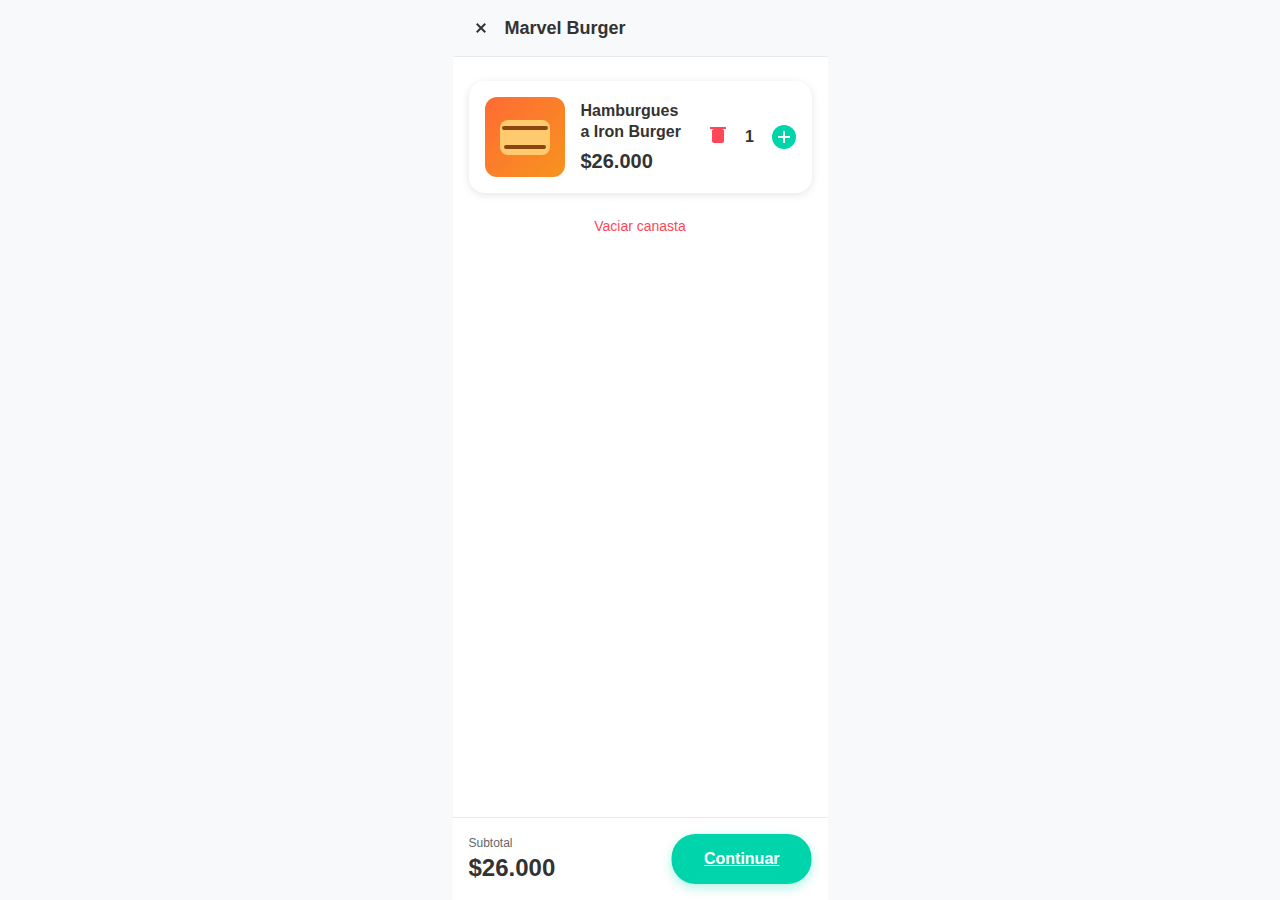
<file: inicio5.html>
<!DOCTYPE html>
<html lang="es">
<head>
  <meta charset="UTF-8">
  <meta name="viewport" content="width=device-width, initial-scale=1.0">
  <title>Rappi - Carrito</title>
  <style>
    * {
      margin: 0;
      padding: 0;
      box-sizing: border-box;
    }

    body {
      font-family: -apple-system, BlinkMacSystemFont, 'Segoe UI', Roboto, sans-serif;
      background-color: #f8f9fa;
      color: #333;
    }

    .app-container {
      max-width: 375px;
      margin: 0 auto;
      background: white;
      min-height: 100vh;
      position: relative;
    }

    /* Top Header */
    .header {
      background: #f8f9fa;
      padding: 16px;
      display: flex;
      align-items: center;
      gap: 12px;
      border-bottom: 1px solid #e9ecef;
    }

    .back-arrow {
      width: 24px;
      height: 24px;
      position: relative;
      cursor: pointer;
    }

    .back-arrow::before {
      content: '';
      position: absolute;
      width: 12px;
      height: 2px;
      background: #333;
      top: 11px;
      left: 6px;
      transform: rotate(-45deg);
    }

    .back-arrow::after {
      content: '';
      position: absolute;
      width: 12px;
      height: 2px;
      background: #333;
      top: 11px;
      left: 6px;
      transform: rotate(45deg);
    }

    .restaurant-name {
      font-size: 18px;
      font-weight: 600;
      color: #333;
    }

    /* Main Content */
    .main-content {
      padding: 24px 16px;
      flex: 1;
    }

    .cart-item {
      background: white;
      border-radius: 16px;
      padding: 16px;
      display: flex;
      align-items: center;
      gap: 16px;
      box-shadow: 0 2px 8px rgba(0, 0, 0, 0.1);
      margin-bottom: 24px;
    }

    .item-image {
      width: 80px;
      height: 80px;
      border-radius: 12px;
      background: linear-gradient(135deg, #ff6b35, #f7931e);
      display: flex;
      align-items: center;
      justify-content: center;
      position: relative;
      overflow: hidden;
    }

    .burger-icon {
      width: 50px;
      height: 35px;
      background: #fdcb6e;
      border-radius: 8px;
      position: relative;
    }

    .burger-icon::before {
      content: '';
      position: absolute;
      width: 46px;
      height: 4px;
      background: #8b4513;
      border-radius: 2px;
      top: 6px;
      left: 2px;
    }

    .burger-icon::after {
      content: '';
      position: absolute;
      width: 42px;
      height: 4px;
      background: #8b4513;
      border-radius: 2px;
      bottom: 6px;
      left: 4px;
    }

    .item-details {
      flex: 1;
    }

    .item-name {
      font-size: 16px;
      font-weight: 600;
      color: #333;
      line-height: 1.3;
      margin-bottom: 8px;
    }

    .item-price {
      font-size: 20px;
      font-weight: bold;
      color: #333;
    }

    .quantity-controls {
      display: flex;
      align-items: center;
      gap: 12px;
    }

    .trash-icon {
      width: 20px;
      height: 20px;
      position: relative;
      cursor: pointer;
    }

    .trash-icon::before {
      content: '';
      position: absolute;
      width: 12px;
      height: 14px;
      background: #ff4757;
      border-radius: 2px;
      top: 2px;
      left: 4px;
    }

    .trash-icon::after {
      content: '';
      position: absolute;
      width: 16px;
      height: 2px;
      background: #ff4757;
      top: 0;
      left: 2px;
    }

    .quantity-display {
      font-size: 16px;
      font-weight: 600;
      color: #333;
      min-width: 20px;
      text-align: center;
    }

    .plus-icon {
      width: 24px;
      height: 24px;
      border-radius: 50%;
      background: #00d4aa;
      display: flex;
      align-items: center;
      justify-content: center;
      cursor: pointer;
      position: relative;
    }

    .plus-icon::before {
      content: '';
      position: absolute;
      width: 12px;
      height: 2px;
      background: white;
    }

    .plus-icon::after {
      content: '';
      position: absolute;
      width: 2px;
      height: 12px;
      background: white;
    }

    .empty-cart-link {
      text-align: center;
      margin-top: 24px;
    }

    .empty-cart-btn {
      color: #ff4757;
      text-decoration: none;
      font-size: 14px;
      font-weight: 500;
    }

    .empty-cart-btn:hover {
      text-decoration: underline;
    }

    /* Bottom Footer */
    .footer {
      position: fixed;
      bottom: 0;
      left: 50%;
      transform: translateX(-50%);
      width: 100%;
      max-width: 375px;
      background: white;
      border-top: 1px solid #e9ecef;
      padding: 16px;
      display: flex;
      justify-content: space-between;
      align-items: center;
    }

    .subtotal-section {
      display: flex;
      flex-direction: column;
      gap: 4px;
    }

    .subtotal-label {
      font-size: 12px;
      color: #666;
    }

    .subtotal-amount {
      font-size: 24px;
      font-weight: bold;
      color: #333;
    }

    .continue-btn {
      background: #00d4aa;
      border: none;
      border-radius: 24px;
      padding: 16px 32px;
      color: white;
      font-weight: bold;
      font-size: 16px;
      cursor: pointer;
      box-shadow: 0 4px 12px rgba(0, 212, 170, 0.3);
    }

    .continue-btn:hover {
      background: #00b894;
    }

    /* Add bottom padding to account for fixed footer */
    .app-container {
      padding-bottom: 100px;
    }
  </style>
</head>
<body>
  <div class="app-container">
    <!-- Top Header -->
    <div class="header">
      <div class="back-arrow"></div>
      <div class="restaurant-name">Marvel Burger</div>
    </div>

    <!-- Main Content -->
    <div class="main-content">
      <div class="cart-item">
        <div class="item-image">
          <div class="burger-icon"></div>
        </div>
        
        <div class="item-details">
          <div class="item-name">Hamburgues<br>a Iron Burger</div>
          <div class="item-price">$26.000</div>
        </div>
        
        <div class="quantity-controls">
          <div class="trash-icon"></div>
          <div class="quantity-display">1</div>
          <div class="plus-icon"></div>
        </div>
      </div>

      <div class="empty-cart-link">
        <a href="inicio6.html" class="empty-cart-btn">Vaciar canasta</a>
      </div>
    </div>

    <!-- Bottom Footer -->
    <div class="footer">
      <div class="subtotal-section">
        <div class="subtotal-label">Subtotal</div>
        <div class="subtotal-amount">$26.000</div>
      </div>
      
      <a href="inicio6.html" class="continue-btn">Continuar</a>
    </div>
  </div>
</body>
</html>
</file>
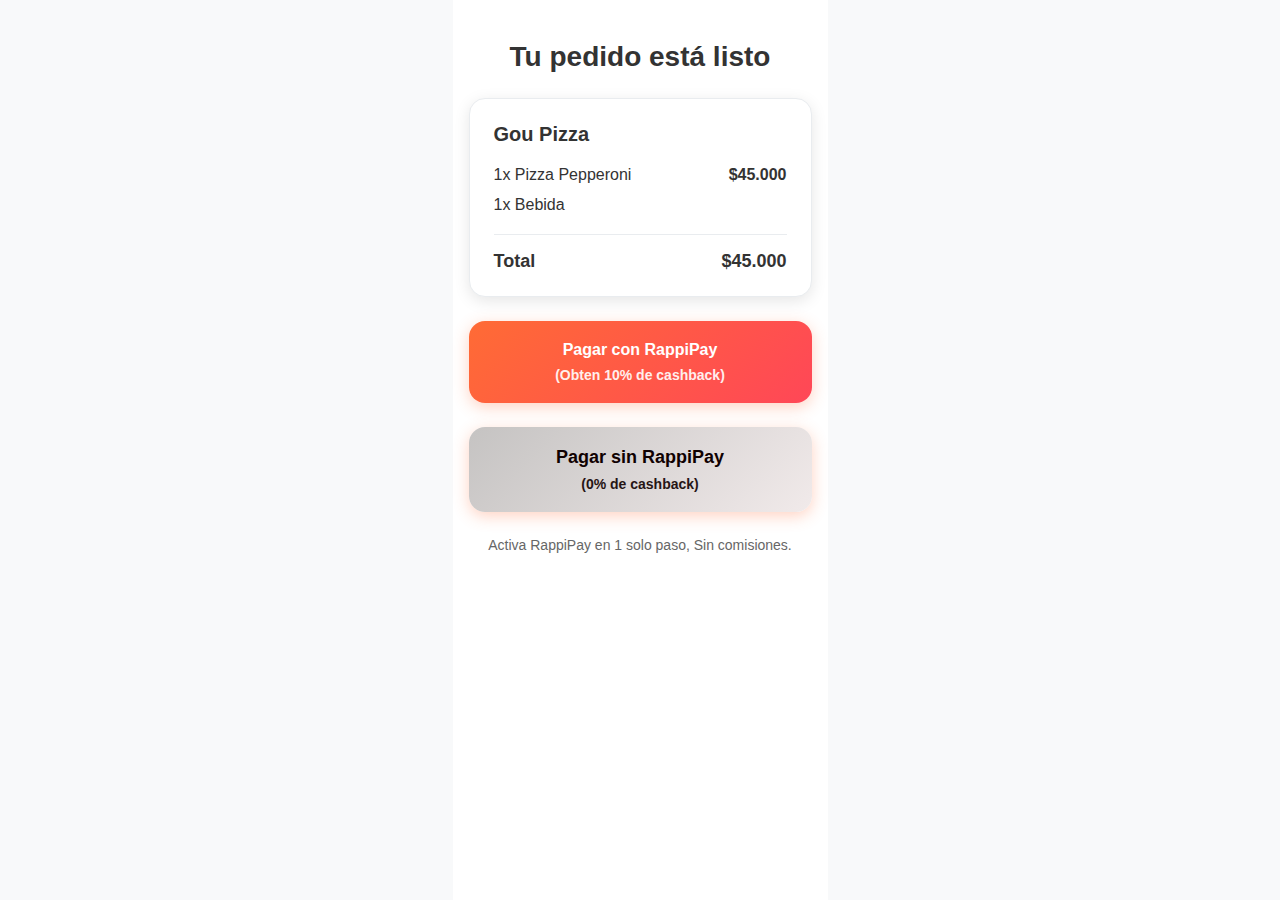
<file: inicio6.html>
<!DOCTYPE html>
<html lang="es">
<head>
  <meta charset="UTF-8">
  <meta name="viewport" content="width=device-width, initial-scale=1.0">
  <title>Rappi - Confirmación de Pedido</title>
  <style>
    * {
      margin: 0;
      padding: 0;
      box-sizing: border-box;
    }

    body {
      font-family: -apple-system, BlinkMacSystemFont, 'Segoe UI', Roboto, sans-serif;
      background-color: #f8f9fa;
      color: #333;
    }

    .app-container {
      max-width: 375px;
      margin: 0 auto;
      background: white;
      min-height: 100vh;
      position: relative;
    }

    /* Top Header */
    .header {
      padding: 40px 16px 24px;
      text-align: center;
      background: white;
    }

    .order-ready-text {
      font-size: 28px;
      font-weight: bold;
      color: #333;
      line-height: 1.2;
    }

    /* Order Summary Card */
    .order-section {
      padding: 0 16px 24px;
      background: white;
    }

    .order-card {
      background: white;
      border-radius: 16px;
      padding: 24px;
      box-shadow: 0 4px 16px rgba(0, 0, 0, 0.1);
      border: 1px solid #e9ecef;
    }

    .restaurant-name {
      font-size: 20px;
      font-weight: bold;
      color: #333;
      margin-bottom: 20px;
    }

    .order-items {
      margin-bottom: 20px;
    }

    .order-item {
      display: flex;
      justify-content: space-between;
      align-items: center;
      margin-bottom: 12px;
    }

    .item-description {
      font-size: 16px;
      color: #333;
      font-weight: 500;
    }

    .item-price {
      font-size: 16px;
      font-weight: bold;
      color: #333;
    }

    .divider {
      height: 1px;
      background: #e9ecef;
      margin: 16px 0;
    }

    .total-section {
      display: flex;
      justify-content: space-between;
      align-items: center;
    }

    .total-label {
      font-size: 18px;
      font-weight: bold;
      color: #333;
    }

    .total-amount {
      font-size: 18px;
      font-weight: bold;
      color: #333;
    }

    /* Payment Button */
    .payment-section {
      padding: 0 16px 24px;
      background: white;
    }

    .payment-btn {
      width: 100%;
      background: linear-gradient(135deg, #ff6b35, #ff4757);
      border: none;
      border-radius: 16px;
      padding: 20px 24px;
      color: white;
      font-weight: bold;
      font-size: 18px;
      cursor: pointer;
      display: flex;
      flex-direction: column;
      align-items: center;
      gap: 8px;
      box-shadow: 0 4px 16px rgba(255, 107, 53, 0.3);
      text-decoration: none;
    }
    .payment-btn-dos {
      width: 100%;
      background: linear-gradient(135deg, #c5c3c2, #f1eaea);
      border: none;
      border-radius: 16px;
      padding: 20px 24px;
      color: rgb(16, 1, 1);
      font-weight: bold;
      font-size: 18px;
      cursor: pointer;
      display: flex;
      flex-direction: column;
      align-items: center;
      gap: 8px;
      box-shadow: 0 4px 16px rgba(255, 107, 53, 0.3);
    }

    .payment-btn:hover {
      background: linear-gradient(135deg, #ff5a2c, #ff3742);
    }

    .payment-text {
      font-size: 16px;
      font-weight: bold;
    }

    .cashback-text {
      font-size: 14px;
      opacity: 0.9;
    }

    /* Promotional Text */
    .promo-section {
      padding: 0 16px 40px;
      background: white;
    }

    .promo-text {
      text-align: center;
      font-size: 14px;
      color: #666;
      line-height: 1.4;
    }

    /* Responsive adjustments */
    @media (max-height: 700px) {
      .header {
        padding: 24px 16px 16px;
      }
      
      .order-ready-text {
        font-size: 24px;
      }
      
      .order-card {
        padding: 20px;
      }
      
      .payment-btn {
        padding: 16px 24px;
      }
    }
  </style>
</head>
<body>
  <div class="app-container">
    <!-- Top Header -->
    <div class="header">
      <div class="order-ready-text">Tu pedido está listo</div>
    </div>

    <!-- Order Summary Card -->
    <div class="order-section">
      <div class="order-card">
        <div class="restaurant-name">Gou Pizza</div>
        
        <div class="order-items">
          <div class="order-item">
            <div class="item-description">1x Pizza Pepperoni</div>
            <div class="item-price">$45.000</div>
          </div>
          
          <div class="order-item">
            <div class="item-description">1x Bebida</div>
            <div class="item-price"></div>
          </div>
        </div>
        
        <div class="divider"></div>
        
        <div class="total-section">
          <div class="total-label">Total</div>
          <div class="total-amount">$45.000</div>
        </div>
      </div>
    </div>

    <!-- Payment Button -->
    <div class="payment-section">
      <a href="inicio7.html" class="payment-btn">
        <div class="payment-text">Pagar con RappiPay</div>
        <div class="cashback-text">(Obten 10% de cashback)</div>
      </a>
    </div>

     <!-- Payment Button -->
     <div class="payment-section">
        <button class="payment-btn-dos">
          <div class="payment-text-dos">Pagar sin RappiPay</div>
          <div class="cashback-text">(0% de cashback)</div>
        </button>
      </div>

    <!-- Promotional Text -->
    <div class="promo-section">
      <div class="promo-text">
        Activa RappiPay en 1 solo paso, Sin comisiones.
      </div>
    </div>
  </div>
</body>
</html>
</file>
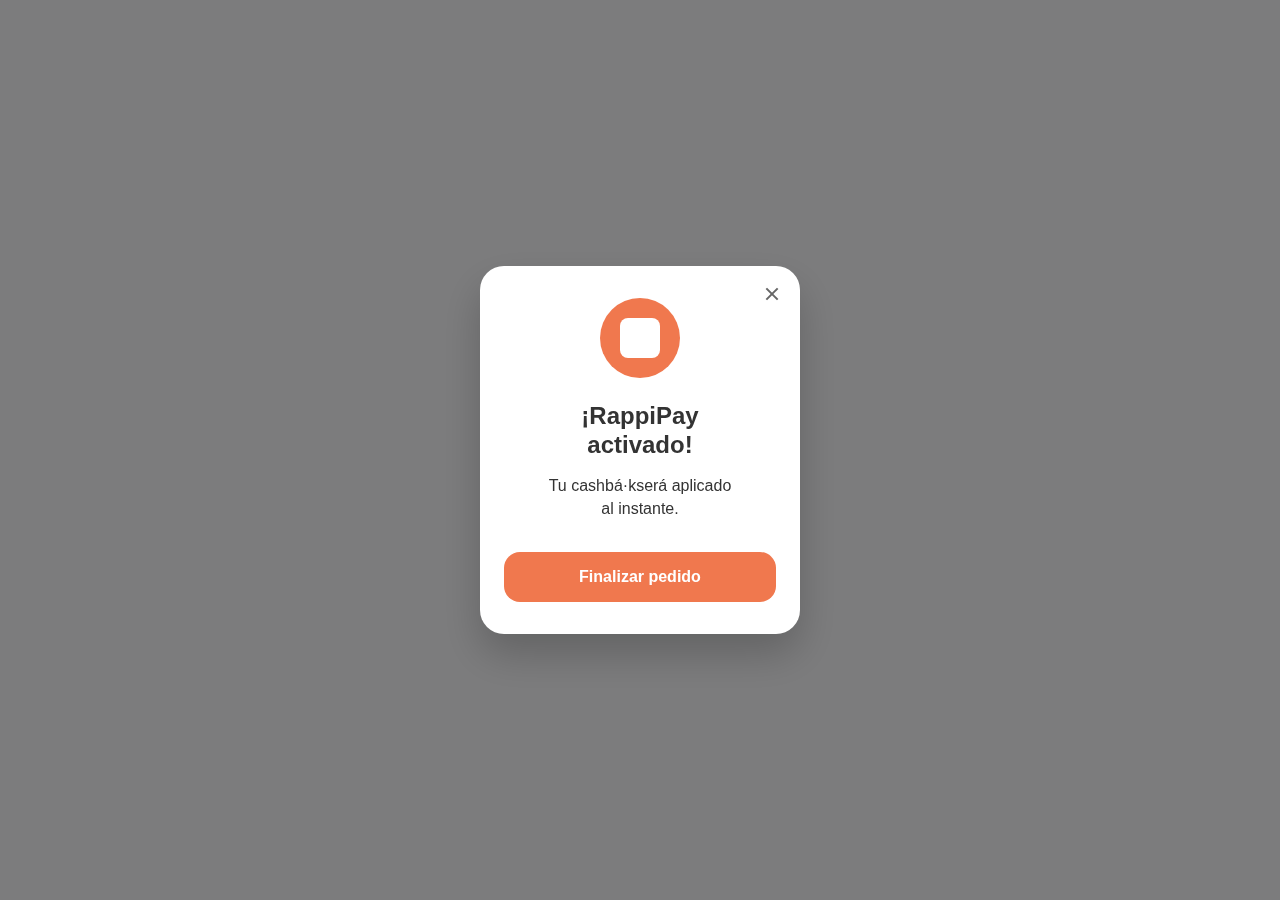
<file: inicio7.html>
<!DOCTYPE html>
<html lang="es">
<head>
  <meta charset="UTF-8">
  <meta name="viewport" content="width=device-width, initial-scale=1.0">
  <title>Rappi - RappiPay Activado</title>
  <style>
    * {
      margin: 0;
      padding: 0;
      box-sizing: border-box;
    }

    body {
      font-family: -apple-system, BlinkMacSystemFont, 'Segoe UI', Roboto, sans-serif;
      background-color: #f8f9fa;
      color: #333;
      display: flex;
      align-items: center;
      justify-content: center;
      min-height: 100vh;
      padding: 20px;
    }

    .modal-overlay {
      position: fixed;
      top: 0;
      left: 0;
      right: 0;
      bottom: 0;
      background-color: rgba(0, 0, 0, 0.5);
      display: flex;
      align-items: center;
      justify-content: center;
      z-index: 1000;
    }

    .modal {
      background: white;
      border-radius: 24px;
      padding: 32px 24px;
      max-width: 320px;
      width: 100%;
      text-align: center;
      position: relative;
      box-shadow: 0 20px 40px rgba(0, 0, 0, 0.2);
    }

    .close-button {
      position: absolute;
      top: 16px;
      right: 16px;
      width: 24px;
      height: 24px;
      background: none;
      border: none;
      cursor: pointer;
      display: flex;
      align-items: center;
      justify-content: center;
    }

    .close-icon {
      width: 16px;
      height: 16px;
      position: relative;
    }

    .close-icon::before {
      content: '';
      position: absolute;
      width: 16px;
      height: 2px;
      background: #666;
      transform: rotate(45deg);
      top: 7px;
      left: 0;
    }

    .close-icon::after {
      content: '';
      position: absolute;
      width: 16px;
      height: 2px;
      background: #666;
      transform: rotate(-45deg);
      top: 7px;
      left: 0;
    }

    .shield-icon {
      width: 80px;
      height: 80px;
      background: #F0784E;
      border-radius: 50%;
      display: flex;
      align-items: center;
      justify-content: center;
      margin: 0 auto 24px;
      position: relative;
    }

    .house-icon {
      width: 40px;
      height: 40px;
      background: white;
      border-radius: 8px;
      position: relative;
    }

    .house-icon::before {
      content: '';
      position: absolute;
      width: 20px;
      height: 12px;
      background: white;
      top: 8px;
      left: 10px;
      border-radius: 2px 2px 0 0;
    }

    .house-icon::after {
      content: '';
      position: absolute;
      width: 0;
      height: 0;
      border-left: 10px solid transparent;
      border-right: 10px solid transparent;
      border-bottom: 8px solid white;
      top: 0;
      left: 10px;
    }

    .main-heading {
      font-size: 24px;
      font-weight: bold;
      color: #333;
      margin-bottom: 16px;
      line-height: 1.2;
    }

    .description {
      font-size: 16px;
      color: #333;
      margin-bottom: 32px;
      line-height: 1.4;
    }

    .action-button {
      background: #F0784E;
      color: white;
      border: none;
      border-radius: 16px;
      padding: 16px 32px;
      font-size: 16px;
      font-weight: bold;
      cursor: pointer;
      width: 100%;
      transition: background-color 0.2s;
      text-decoration: none;
      display: inline-block;
    }

    .action-button:hover {
      background: #e06a42;
    }

    /* Responsive adjustments */
    @media (max-width: 360px) {
      .modal {
        padding: 24px 16px;
        max-width: 280px;
      }
      
      .main-heading {
        font-size: 20px;
      }
      
      .description {
        font-size: 14px;
      }
    }
  </style>
</head>
<body>
  <div class="modal-overlay">
    <div class="modal">
      <button class="close-button">
        <div class="close-icon"></div>
      </button>
      
      <div class="shield-icon">
        <div class="house-icon"></div>
      </div>
      
      <div class="main-heading">
        ¡RappiPay<br>activado!
      </div>
      
      <div class="description">
        Tu cashbá·kserá aplicado<br>al instante.
      </div>
      
      <a href="inicio8.html" class="action-button">
        Finalizar pedido
      </a>
    </div>
  </div>
</body>
</html>
</file>
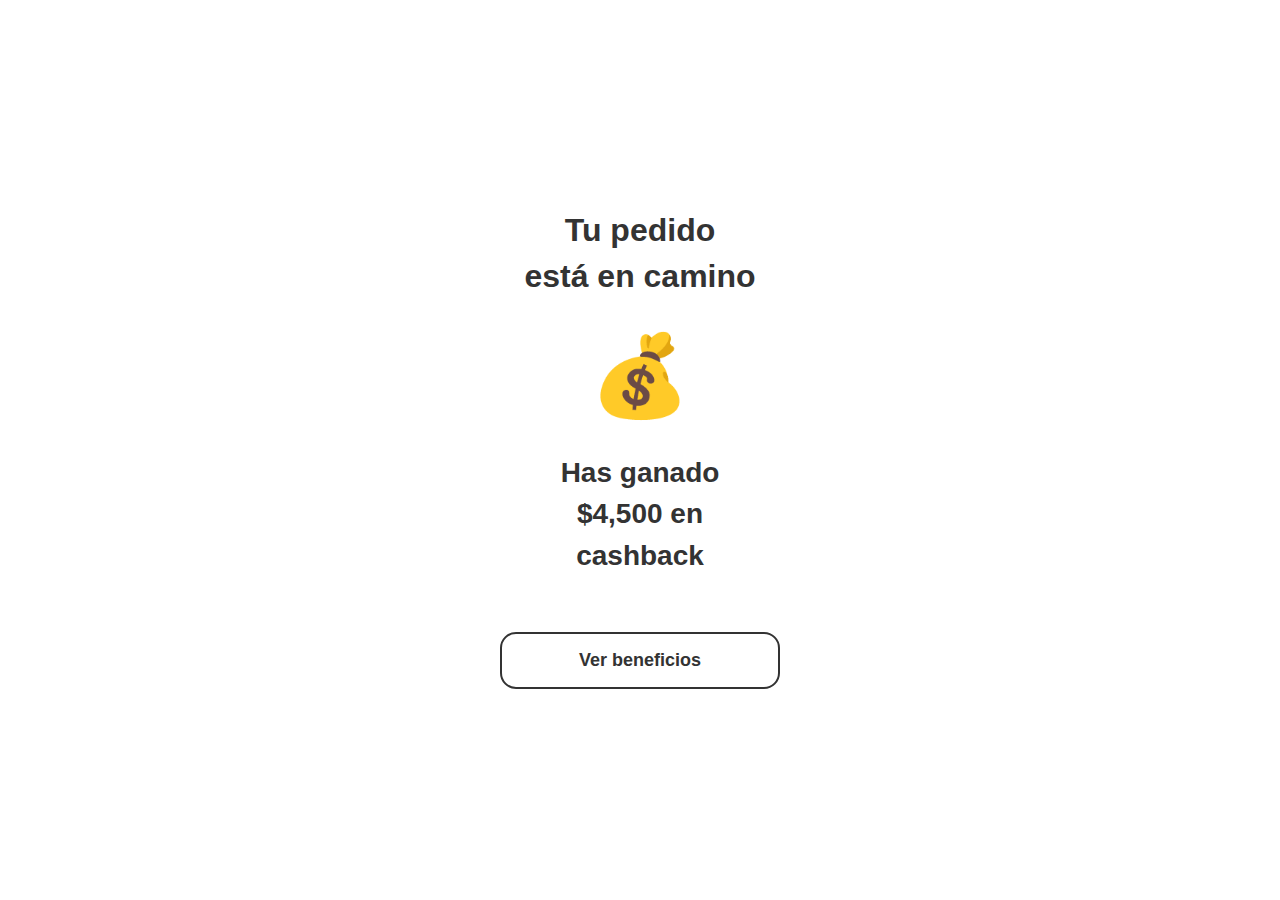
<file: inicio8.html>
<!DOCTYPE html>
<html lang="es">
<head>
  <meta charset="UTF-8">
  <meta name="viewport" content="width=device-width, initial-scale=1.0">
  <title>Rappi - Pedido Confirmado</title>
  <style>
    * {
      margin: 0;
      padding: 0;
      box-sizing: border-box;
    }

    body {
      font-family: -apple-system, BlinkMacSystemFont, 'Segoe UI', Roboto, sans-serif;
      background-color: white;
      color: #333;
      display: flex;
      align-items: center;
      justify-content: center;
      min-height: 100vh;
      padding: 20px;
    }

    .container {
      max-width: 375px;
      width: 100%;
      text-align: center;
      padding: 40px 20px;
    }

    .title-section {
      margin-bottom: 40px;
    }

    .title-line-1 {
      font-size: 32px;
      font-weight: bold;
      color: #333;
      margin-bottom: 8px;
      line-height: 1.2;
    }

    .title-line-2 {
      font-size: 32px;
      font-weight: bold;
      color: #333;
      line-height: 1.2;
    }

    .emoji-section {
      margin-bottom: 40px;
    }

    .money-emoji {
      font-size: 80px;
      line-height: 1;
    }

    .reward-section {
      margin-bottom: 60px;
    }

    .reward-line-1 {
      font-size: 28px;
      font-weight: bold;
      color: #333;
      margin-bottom: 8px;
      line-height: 1.2;
    }

    .reward-line-2 {
      font-size: 28px;
      font-weight: bold;
      color: #333;
      margin-bottom: 8px;
      line-height: 1.2;
    }

    .reward-line-3 {
      font-size: 28px;
      font-weight: bold;
      color: #333;
      line-height: 1.2;
    }

    .action-button {
      background: white;
      border: 2px solid #333;
      border-radius: 16px;
      padding: 16px 32px;
      font-size: 18px;
      font-weight: bold;
      color: #333;
      cursor: pointer;
      width: 100%;
      max-width: 280px;
      transition: all 0.2s;
    }

    .action-button:hover {
      background: #f8f9fa;
      transform: translateY(-2px);
    }

    /* Responsive adjustments */
    @media (max-width: 360px) {
      .container {
        padding: 30px 16px;
      }
      
      .title-line-1,
      .title-line-2 {
        font-size: 28px;
      }
      
      .reward-line-1,
      .reward-line-2,
      .reward-line-3 {
        font-size: 24px;
      }
      
      .money-emoji {
        font-size: 70px;
      }
    }

    @media (max-width: 320px) {
      .title-line-1,
      .title-line-2 {
        font-size: 24px;
      }
      
      .reward-line-1,
      .reward-line-2,
      .reward-line-3 {
        font-size: 20px;
      }
      
      .money-emoji {
        font-size: 60px;
      }
    }
  </style>
</head>
<body>
  <div class="container">
    <div class="title-section">
      <div class="title-line-1">Tu pedido</div>
      <div class="title-line-2">está en camino</div>
    </div>
    
    <div class="emoji-section">
      <div class="money-emoji">💰</div>
    </div>
    
    <div class="reward-section">
      <div class="reward-line-1">Has ganado</div>
      <div class="reward-line-2">$4,500 en</div>
      <div class="reward-line-3">cashback</div>
    </div>
    
    <button class="action-button">
      Ver beneficios
    </button>
  </div>
</body>
</html>
</file>
